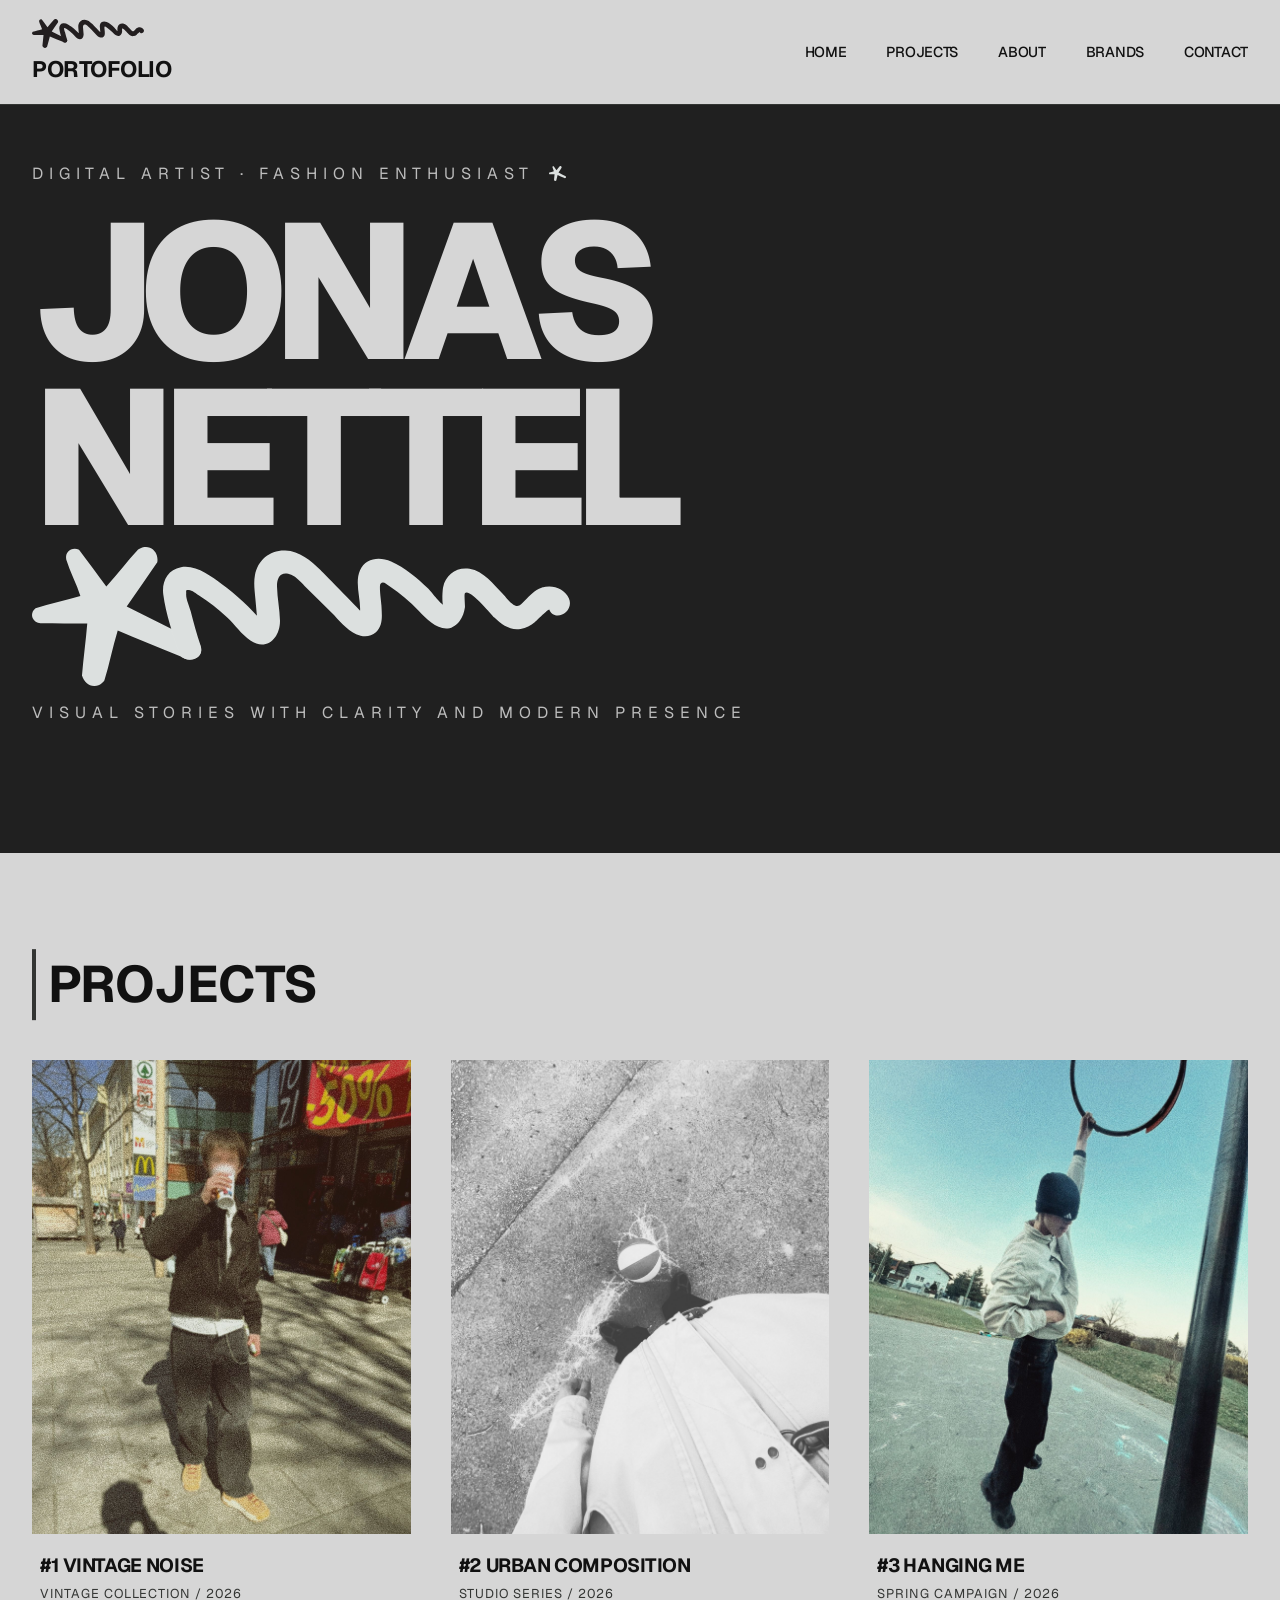
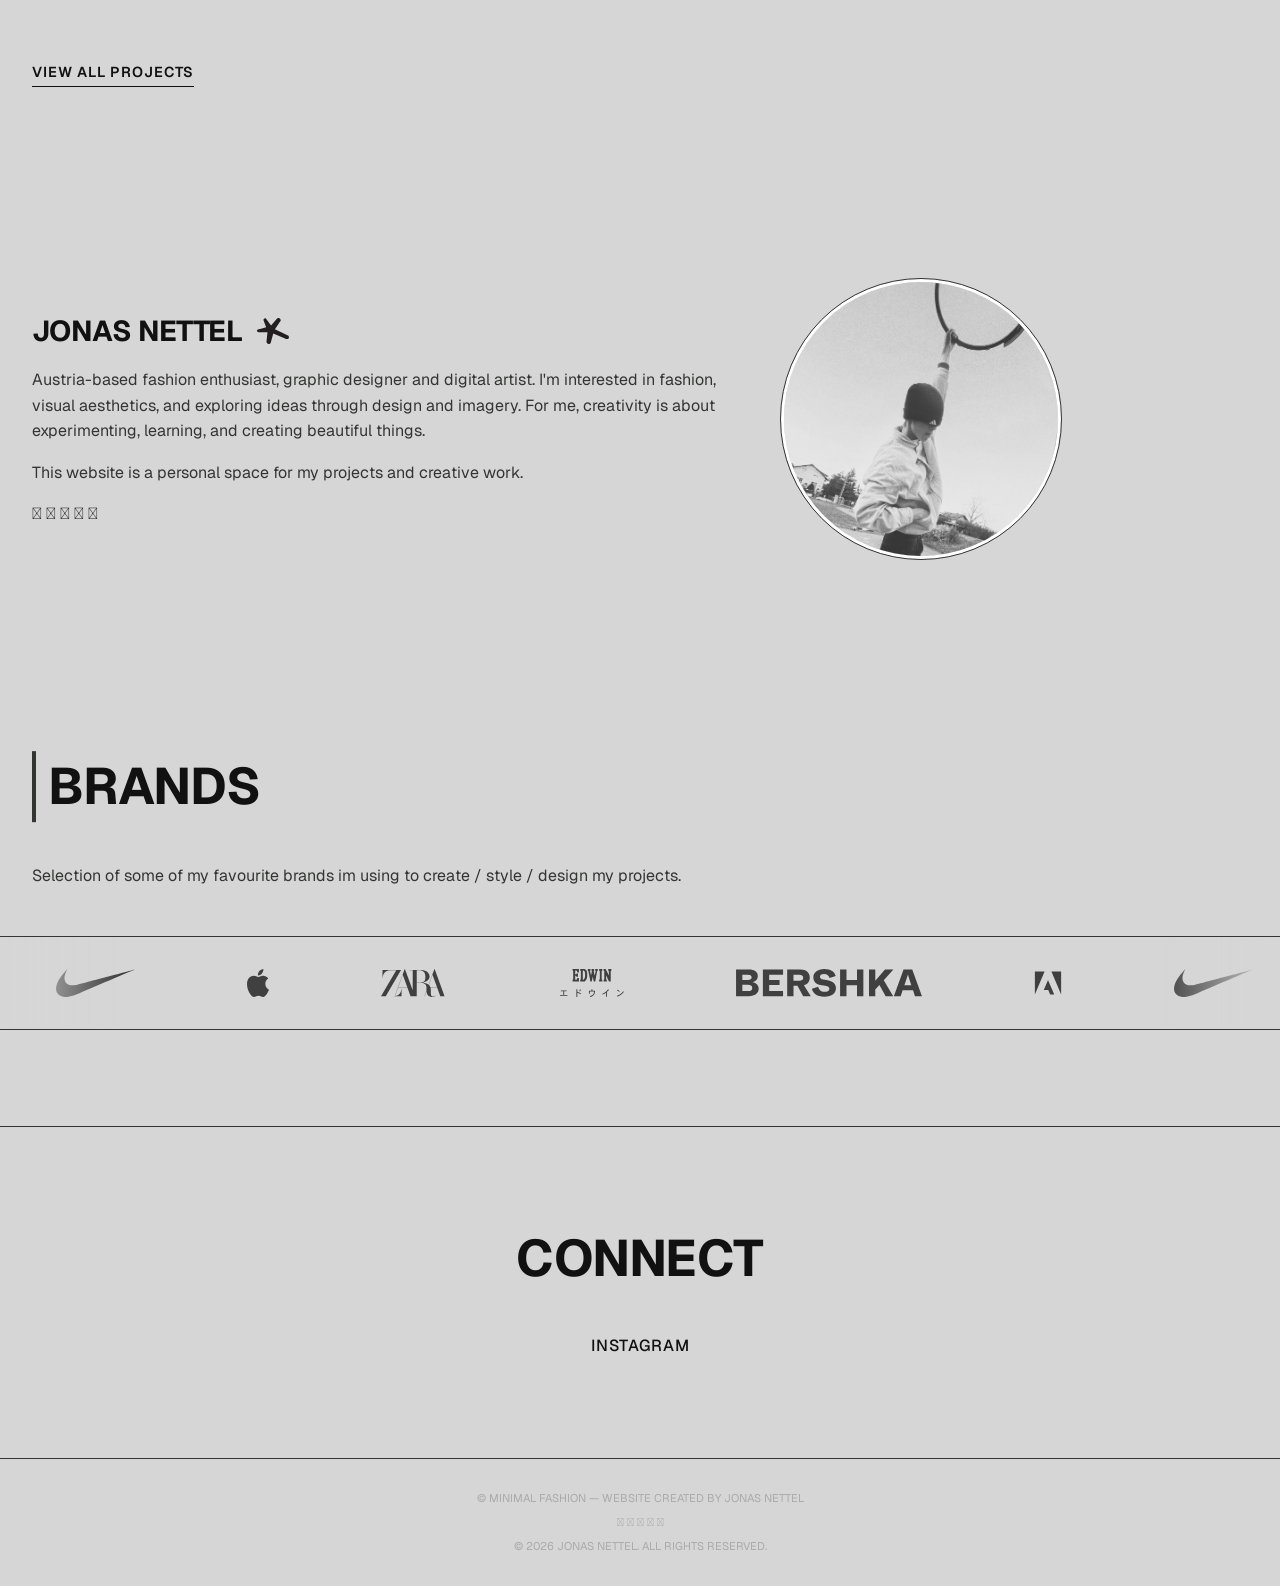
<file: index.html>
<!DOCTYPE html>
<html lang="en">
<head>
  <meta charset="UTF-8">
  <meta name="viewport" content="width=device-width, initial-scale=1.0, viewport-fit=cover">
  <title>MINIMAL FASHION | Jonas Nettel</title>
  <link href="https://fonts.googleapis.com/css2?family=Geist:wght@400;500;600;700;800;900&display=swap" rel="stylesheet">
  
  <link rel="stylesheet" href="./css/style.css">
</head>
<body data-project-limit="3">

<main>
  <!-- ========== HERO ========== -->
  <section id="home" class="hero">
    <div class="hero-content">
      <div class="hero-sub">DIGITAL ARTIST · FASHION ENTHUSIAST <img class="inline-logo" src="./assets/logos/jonasnettel_small.svg" alt="Jonas Nettel"></div>
      <h1 class="hero-title">JONAS<br>NETTEL</h1>
      <img class="hero-logo" src="./assets/logos/jonasnettel.svg" alt="Jonas Nettel">
      <p class="hero-sub">Visual Stories With Clarity And Modern Presence</p>
    </div>
  </section>

  <!-- ========== PROJECTS ========== -->
  <section id="projects">
    <div class="container">
      <h2 class="section-title scroll-reveal">Projects</h2>
      <div class="projects-grid" id="projectsGrid"></div>
      <a class="projects-overview-link" href="./projects.html">View All Projects</a>
    </div>
  </section>

  <!-- ========== ABOUT ========== -->
  <section id="about">
    <div class="container">
      <div class="about-grid">
        <div class="about-text" id="aboutText">
          <h3 class="about-name">JONAS NETTEL <img class="inline-logo" src="./assets/logos/jonasnettel_small.svg" alt="Jonas Nettel"></h3>
          <div class="bio">
            Austria-based fashion enthusiast, graphic designer and digital artist.
            I'm interested in fashion, visual aesthetics, and exploring ideas through design and imagery.
            For me, creativity is about experimenting, learning, and creating beautiful things.
          </div>
          <div class="bio">This website is a personal space for my projects and creative work.</div>
          <div class="bio">𓆝 𓆟 𓆞 𓆝 𓆟</div>
        </div>
        <div class="about-portrait" id="aboutPortrait">
          <img class="portrait-img" src="./images/profile.jpeg" alt="Jonas Nettel - Fashion Photographer">
        </div>
      </div>
    </div>
  </section>

  <!-- ========== BRANDS ========== -->
  <section id="brands">
    <div class="container">
      <h2 class="section-title">Brands</h2>
      <p class="brands-description">Selection of some of my favourite brands im using to create / style / design my projects.</p>
    </div>
    <div class="brands-wrapper">
      <div class="brands-track">
        <div class="brands-set">
          <div class="brand"><img src="./assets/logos/nike.svg" alt="Nike"></div>
          <div class="brand"><img src="./assets/logos/apple.svg" alt="Apple"></div>
          <div class="brand"><img src="./assets/logos/zara-logo.svg" alt="Zara"></div>
          <div class="brand"><img src="./assets/logos/edwin-logo-white.svg" alt="Edwin"></div>
          <div class="brand"><img src="./assets/logos/bershka-logo.svg" alt="Bershka"></div>
          <div class="brand"><img src="./assets/logos/adobe.svg" alt="Adobe"></div>
        </div>
        <div class="brands-set" aria-hidden="true">
          <div class="brand"><img src="./assets/logos/nike.svg" alt=""></div>
          <div class="brand"><img src="./assets/logos/apple.svg" alt=""></div>
          <div class="brand"><img src="./assets/logos/zara-logo.svg" alt=""></div>
          <div class="brand"><img src="./assets/logos/edwin-logo-white.svg" alt=""></div>
          <div class="brand"><img src="./assets/logos/bershka-logo.svg" alt=""></div>
          <div class="brand"><img src="./assets/logos/adobe.svg" alt=""></div>
        </div>
        <div class="brands-set" aria-hidden="true">
          <div class="brand"><img src="./assets/logos/nike.svg" alt=""></div>
          <div class="brand"><img src="./assets/logos/apple.svg" alt=""></div>
          <div class="brand"><img src="./assets/logos/zara-logo.svg" alt=""></div>
          <div class="brand"><img src="./assets/logos/edwin-logo-white.svg" alt=""></div>
          <div class="brand"><img src="./assets/logos/bershka-logo.svg" alt=""></div>
          <div class="brand"><img src="./assets/logos/adobe.svg" alt=""></div>
        </div>
      </div>
    </div>
  </section>

  <!-- ========== CONTACT ========== -->
  <section id="contact" class="contact-section">
    <div class="container" style="text-align: center;">
      <h2 class="section-title scroll-reveal" style="border-left: none; padding-left: 0;">Connect</h2>
      <div class="social-links scroll-reveal">
        <a href="https://www.instagram.com/jonasnettel/" target="_blank">INSTAGRAM</a>
      </div>
    </div>
  </section>
</main>

  <script src="./js/site.js"></script>
  <script src="./js/projects.js"></script>
  <script src="./js/script.js"></script>
</body>
</html>
</file>
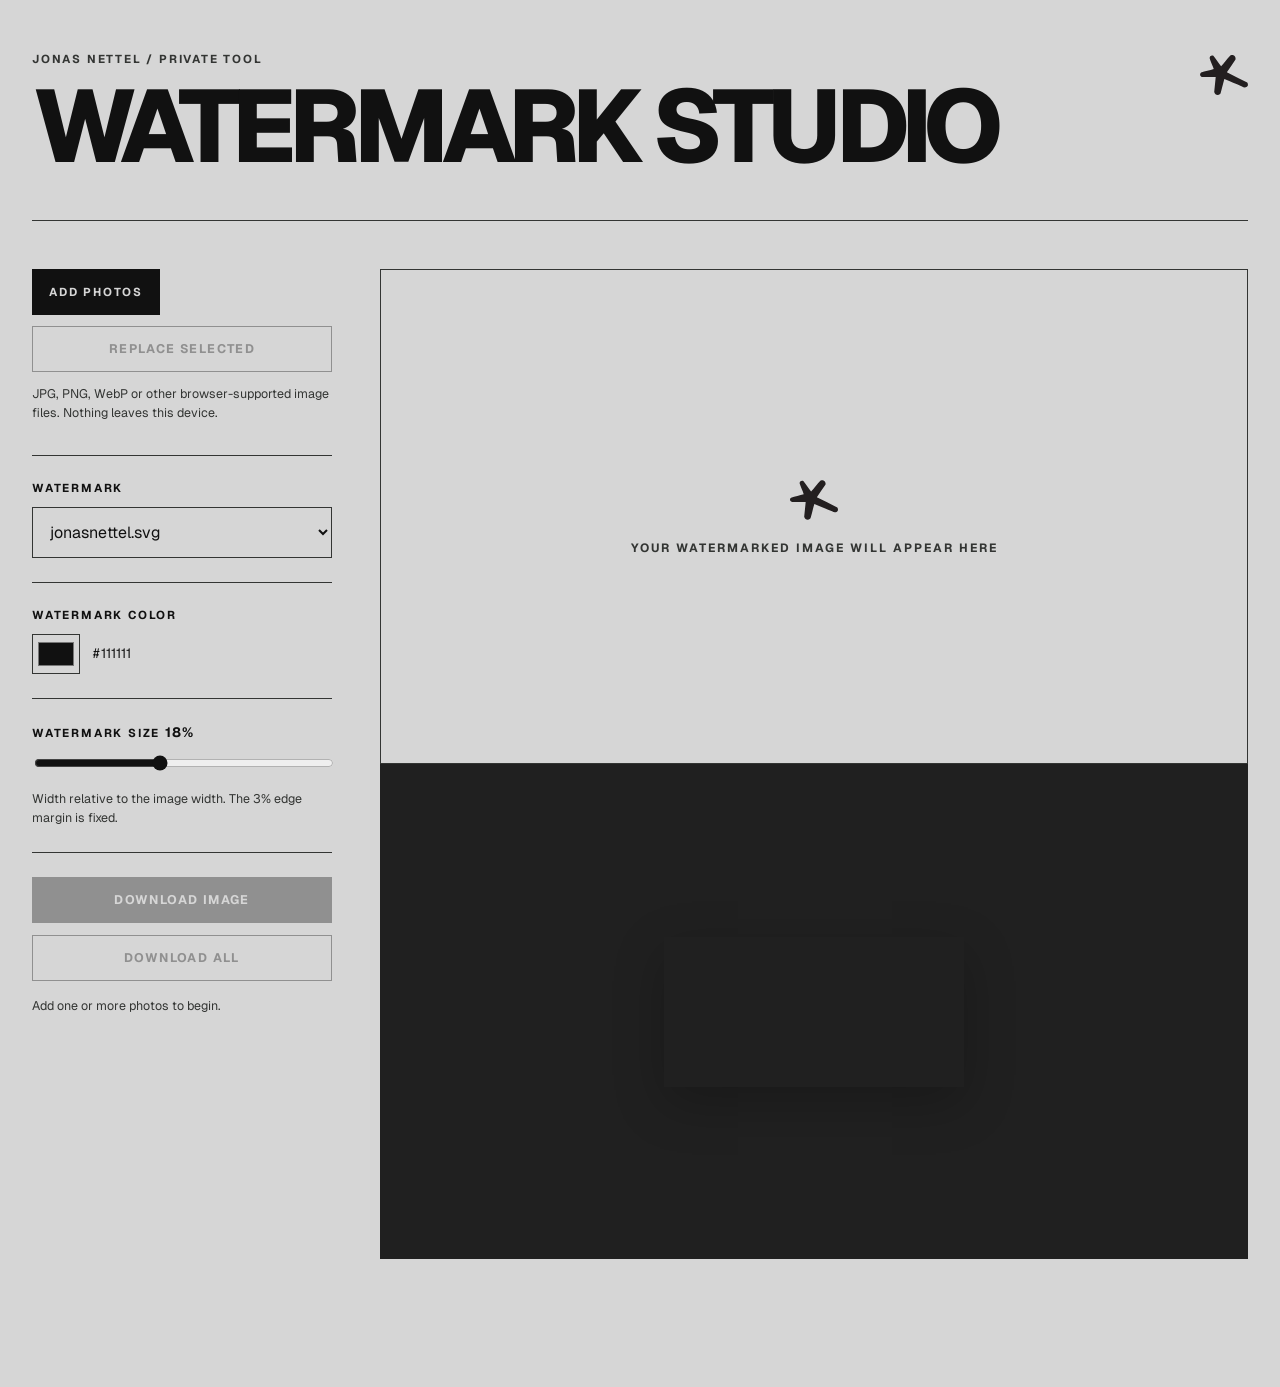
<file: tools/watermark.html>
<!DOCTYPE html>
<html lang="en">
<head>
  <meta charset="UTF-8">
  <meta name="viewport" content="width=device-width, initial-scale=1.0">
  <meta name="description" content="Private client-side watermark tool for Jonas Nettel photography.">
  <title>WATERMARK TOOL | Jonas Nettel</title>
  <link rel="preconnect" href="https://fonts.googleapis.com">
  <link rel="preconnect" href="https://fonts.gstatic.com" crossorigin>
  <link href="https://fonts.googleapis.com/css2?family=Geist:wght@400;500;600;700;800;900&display=swap" rel="stylesheet">
  <link rel="stylesheet" href="./watermark.css">
</head>
<body>
  <main class="watermark-tool">
    <header class="tool-header">
      <div>
        <p class="tool-kicker">JONAS NETTEL / PRIVATE TOOL</p>
        <h1>Watermark Studio</h1>
      </div>
      <img class="tool-mark" src="../assets/logos/jonasnettel_small.svg" alt="Jonas Nettel mark">
    </header>

    <section class="tool-layout" aria-label="Watermark editor">
      <aside class="control-panel">
        <div class="upload-block">
          <label class="upload-button" for="photoInput">Add photos</label>
          <input id="photoInput" type="file" accept="image/*" multiple>
          <button class="secondary-button replace-button" id="replacePhoto" type="button" disabled>Replace selected</button>
          <input id="replaceInput" type="file" accept="image/*">
          <p class="control-hint">JPG, PNG, WebP or other browser-supported image files. Nothing leaves this device.</p>
        </div>

        <div class="control-group">
          <label for="watermarkSelect">Watermark</label>
          <select id="watermarkSelect">
            <option value="large">jonasnettel.svg</option>
            <option value="small">jonasnettel_small.svg</option>
          </select>
        </div>

        <div class="control-group">
          <label for="colorInput">Watermark color</label>
          <div class="color-control">
            <input id="colorInput" type="color" value="#111111">
            <output id="colorValue" for="colorInput">#111111</output>
          </div>
        </div>

        <div class="control-group">
          <label for="sizeInput">Watermark size <output id="sizeValue" for="sizeInput">18%</output></label>
          <input id="sizeInput" type="range" min="6" max="35" value="18">
          <p class="control-hint">Width relative to the image width. The 3% edge margin is fixed.</p>
        </div>

        <div class="action-row">
          <button class="primary-button" id="downloadCurrent" type="button" disabled>Download image</button>
          <button class="secondary-button" id="downloadAll" type="button" disabled>Download all</button>
        </div>
        <p class="status-message" id="statusMessage" role="status" aria-live="polite">Add one or more photos to begin.</p>
      </aside>

      <section class="preview-panel" aria-label="Photo preview">
        <div class="preview-empty" id="previewEmpty">
          <img src="../assets/logos/jonasnettel_small.svg" alt="">
          <p>YOUR WATERMARKED IMAGE WILL APPEAR HERE</p>
        </div>
        <div class="preview-stage" id="previewStage" hidden>
          <canvas id="previewCanvas"></canvas>
          <div class="preview-label" id="previewLabel"></div>
        </div>
        <div class="photo-strip" id="photoStrip" aria-label="Uploaded photos"></div>
      </section>
    </section>
  </main>

  <script src="./watermark.js"></script>
</body>
</html>
</file>
<file: tools/watermark.css>
:root {
  --paper: #d6d6d6;
  --ink: #111111;
  --muted: #333533;
  --line: #333533;
  --panel: #e1e1e1;
  --hero: #202020;
}

* {
  box-sizing: border-box;
}

html {
  background: var(--paper);
}

body {
  min-width: 320px;
  margin: 0;
  background: var(--paper);
  color: var(--ink);
  font-family: 'Geist', sans-serif;
  line-height: 1.4;
}

button,
input,
select {
  font: inherit;
}

button,
label,
select,
input[type='range'],
input[type='color'] {
  cursor: pointer;
}

.watermark-tool {
  width: min(1440px, 100%);
  margin: 0 auto;
  padding: 2rem;
}

.tool-header {
  display: flex;
  align-items: flex-start;
  justify-content: space-between;
  gap: 2rem;
  padding: 1.2rem 0 3rem;
  border-bottom: 1px solid var(--line);
}

.tool-kicker,
.control-group > label,
.upload-button,
.preview-label {
  font-size: 0.72rem;
  font-weight: 700;
  letter-spacing: 1.8px;
  text-transform: uppercase;
}

.tool-kicker {
  margin: 0 0 0.8rem;
  color: var(--muted);
}

h1 {
  margin: 0;
  font-size: clamp(2.6rem, 8vw, 7rem);
  font-weight: 800;
  letter-spacing: -0.07em;
  line-height: 0.9;
  text-transform: uppercase;
}

.tool-mark {
  width: 3rem;
  height: 3rem;
  object-fit: contain;
}

.tool-layout {
  display: grid;
  grid-template-columns: minmax(230px, 300px) minmax(0, 1fr);
  gap: 3rem;
  padding: 3rem 0 5rem;
}

.control-panel {
  align-self: start;
  position: sticky;
  top: 2rem;
}

.upload-block {
  padding-bottom: 2rem;
  border-bottom: 1px solid var(--line);
}

.upload-button,
.primary-button,
.secondary-button {
  display: inline-block;
  border: 1px solid var(--ink);
  border-radius: 0;
  padding: 0.85rem 1rem;
  color: var(--paper);
  background: var(--ink);
  text-align: center;
  transition: background 0.2s ease, color 0.2s ease;
}

.replace-button {
  width: 100%;
  margin-top: 0.7rem;
}

.upload-button:hover,
.primary-button:hover:not(:disabled),
.secondary-button:hover:not(:disabled) {
  color: var(--ink);
  background: transparent;
}

input[type='file'] {
  position: absolute;
  width: 1px;
  height: 1px;
  overflow: hidden;
  clip: rect(0 0 0 0);
}

.control-hint {
  margin: 0.8rem 0 0;
  color: var(--muted);
  font-size: 0.78rem;
  line-height: 1.5;
}

.control-group {
  padding: 1.5rem 0;
  border-bottom: 1px solid var(--line);
}

.control-group > label {
  display: block;
  margin-bottom: 0.7rem;
}

select,
output {
  color: var(--ink);
}

select {
  width: 100%;
  border: 1px solid var(--line);
  border-radius: 0;
  padding: 0.8rem;
  background: transparent;
}

.color-control {
  display: flex;
  align-items: center;
  gap: 0.8rem;
}

input[type='color'] {
  width: 3rem;
  height: 2.5rem;
  padding: 0.2rem;
  border: 1px solid var(--line);
  border-radius: 0;
  background: transparent;
}

#colorValue,
#sizeValue {
  font-size: 0.85rem;
  letter-spacing: 1px;
  text-transform: uppercase;
}

input[type='range'] {
  width: 100%;
  accent-color: var(--ink);
}

.action-row {
  display: grid;
  gap: 0.7rem;
  padding-top: 1.5rem;
}

.primary-button,
.secondary-button {
  width: 100%;
  font-size: 0.78rem;
  font-weight: 700;
  letter-spacing: 1.4px;
  text-transform: uppercase;
}

.secondary-button {
  color: var(--ink);
  background: transparent;
}

button:disabled {
  cursor: not-allowed;
  opacity: 0.35;
}

.status-message {
  min-height: 2.5rem;
  margin: 1rem 0 0;
  color: var(--muted);
  font-size: 0.78rem;
}

.preview-panel {
  min-width: 0;
}

.preview-stage {
  position: relative;
  display: grid;
  min-height: 55vh;
  place-items: center;
  padding: 2rem;
  background: var(--hero);
}

#previewCanvas {
  display: block;
  max-width: 100%;
  max-height: 72vh;
  width: auto;
  height: auto;
  box-shadow: 0 1rem 3rem rgba(0, 0, 0, 0.22);
}

.preview-label {
  position: absolute;
  right: 1rem;
  bottom: 1rem;
  color: rgba(255, 255, 255, 0.7);
}

.preview-empty {
  display: grid;
  min-height: 55vh;
  place-items: center;
  align-content: center;
  gap: 1rem;
  padding: 2rem;
  border: 1px solid var(--line);
  text-align: center;
}

.preview-empty img {
  width: 3rem;
  height: 3rem;
}

.preview-empty p {
  margin: 0;
  color: var(--muted);
  font-size: 0.75rem;
  font-weight: 700;
  letter-spacing: 2px;
}

.photo-strip {
  display: flex;
  gap: 0.75rem;
  overflow-x: auto;
  padding-top: 1rem;
}

.photo-thumb {
  position: relative;
  flex: 0 0 84px;
  height: 84px;
  padding: 0;
  border: 1px solid transparent;
  border-radius: 0;
  overflow: hidden;
  background: var(--hero);
}

.photo-thumb.active {
  border-color: var(--ink);
}

.photo-thumb img {
  width: 100%;
  height: 100%;
  object-fit: cover;
}

@media (max-width: 760px) {
  .watermark-tool {
    padding: 1.25rem;
  }

  .tool-header {
    padding-bottom: 2rem;
  }

  .tool-layout {
    display: block;
    padding-top: 2rem;
  }

  .control-panel {
    position: static;
    margin-bottom: 2rem;
  }

  .preview-stage,
  .preview-empty {
    min-height: 45vh;
  }

  #previewCanvas {
    max-height: 60vh;
  }
}

@media (prefers-reduced-motion: reduce) {
  *,
  *::before,
  *::after {
    scroll-behavior: auto !important;
    transition-duration: 0.01ms !important;
  }
}
</file>
<file: css/style.css>
﻿    :root {
      --bg-color: #D6D6D6;
      --text-primary: #111111;
      --text-secondary: #333533;
      --accent: #333533;
      --border-light: #333533;
      --lightbox-bg: rgba(0, 0, 0, 0.92);
      --hero-bg-color: #202020;
      --hover-scale: 1.02;
      --transition-smooth: all 0.4s cubic-bezier(0.2, 0.9, 0.4, 1.1);
    }

    /* ========== RESET ========== */
    * {
      margin: 0;
      padding: 0;
      box-sizing: border-box;
    }

    @media (max-width: 768px) {
      * { cursor: auto; }
    }

    /* ========== BASE ========== */
    body {
      font-family: 'Geist', sans-serif;
      background-color: var(--bg-color);
      color: var(--text-primary);
      line-height: 1.4;
      overflow-x: hidden;
      scroll-behavior: smooth;
    }

    img { display: block; }

    h1, h2, h3,
    .nav-links a,
    .hero-title,
    .section-title,
    .project-title,
    .about-name {
      font-weight: 700;
      letter-spacing: -0.02em;
      text-transform: uppercase;
    }

    .container {
      max-width: 1400px;
      margin: 0 auto;
      padding: 0 2rem;
    }

    section {
      padding: 6rem 0;
    }

    /* ========== SCROLL REVEAL ========== */
    .scroll-reveal {
      opacity: 0;
      transform: translateY(35px);
      transition: opacity 0.8s cubic-bezier(0.2, 0.9, 0.4, 1), transform 0.7s ease;
    }
    .scroll-reveal.revealed {
      opacity: 1;
      transform: translateY(0);
    }

    /* ========== ANIMATIONS ========== */
    @keyframes fadeInUp {
      from { opacity: 0; transform: translateY(30px); }
      to   { opacity: 1; transform: translateY(0); }
    }

    @keyframes fadeUp {
      to { opacity: 1; transform: translateY(0); }
    }

    @keyframes scrollBrands {
      from { transform: translateX(0); }
      to   { transform: translateX(-33.333333%); }
    }

    /* ========== TEXT EFFECTS ========== */

    /* Hero title: per-character reveal */
    @keyframes charReveal {
      from { opacity: 0; transform: translateY(0.25em); }
      to   { opacity: 1; transform: translateY(0); }
    }

    .hero-title .char {
      display: inline-block;
      opacity: 0;
      animation: charReveal 0.6s cubic-bezier(0.2, 0.9, 0.3, 1) forwards;
    }

    /* Hero subtitle: letter-spacing breathe-in */
    @keyframes spacingReveal {
      from { opacity: 0; letter-spacing: 2px; }
      to   { opacity: 1; letter-spacing: 6px; }
    }

    .hero-sub {
      animation: spacingReveal 1s cubic-bezier(0.2, 0.9, 0.4, 1) both;
    }

    .hero-sub:first-child { animation-delay: 0.3s; }
    .hero-sub:last-child  { animation-delay: 1.4s; }

    /* Section title accent bar: width draw on reveal */
    .section-title {
      border-left: none !important; /* replaced by pseudo-element */
      padding-left: 1rem;
      position: relative;
    }

    .section-title::before {
      content: "";
      position: absolute;
      left: 0;
      top: 50%;
      transform: translateY(-50%);
      width: 4px;
      height: 0%;
      background: var(--accent);
      transition: height 0.5s cubic-bezier(0.2, 0.9, 0.4, 1);
    }

    .section-title.revealed::before,
    .section-title.bar-ready::before {
      height: 100%;
    }

    /* Contact section title â€” no left bar */
    .contact-section .section-title::before { display: none; }
    .contact-section .section-title { padding-left: 0; }

    /* Nav links: clip-path underline wipe */
    .nav-links a {
      position: relative;
      transition: opacity 0.3s;
    }

    .nav-links a::after {
      content: "";
      position: absolute;
      bottom: -2px;
      left: 0;
      width: 100%;
      height: 1px;
      background: var(--text-primary);
      transform: scaleX(0);
      transform-origin: right;
      transition: transform 0.35s cubic-bezier(0.2, 0.9, 0.4, 1);
    }

    .nav-links a:hover { opacity: 1; } /* override old opacity-only hover */

    .nav-links a:hover::after {
      transform: scaleX(1);
      transform-origin: left;
    }

    /* Logo: letter-spacing expand on hover */
    .logo {
      transition: letter-spacing 0.4s cubic-bezier(0.2, 0.9, 0.4, 1);
    }

    .logo:hover { letter-spacing: 3px; }

    /* Project title: hairline underline draw on card hover */
    .project-title {
      position: relative;
      display: inline-block;
    }

    .project-title::after {
      content: "";
      position: absolute;
      bottom: -2px;
      left: 0;
      width: 100%;
      height: 1px;
      background: var(--text-primary);
      transform: scaleX(0);
      transform-origin: left;
      transition: transform 0.4s cubic-bezier(0.2, 0.9, 0.4, 1);
    }

    .project-card:hover .project-title::after {
      transform: scaleX(1);
    }

    /* About name: one-time shimmer on entry */
    @keyframes shimmer {
      0%   { background-position: -200% center; }
      100% { background-position: 200% center; }
    }

    .about-name {
      background: linear-gradient(
        90deg,
        var(--text-primary) 40%,
        rgba(90, 90, 80, 0.5) 50%,
        var(--text-primary) 60%
      );
      background-size: 200% auto;
      -webkit-background-clip: text;
      background-clip: text;
      -webkit-text-fill-color: transparent;
    }

    .about-name.shimmer-run {
      animation: shimmer 1.4s cubic-bezier(0.4, 0, 0.2, 1) forwards;
    }

    /* Social link: sliding background fill on hover */
    .social-links a {
      position: relative;
      overflow: hidden;
      border-bottom: 1px solid transparent;
      transition: border-bottom-color 0.3s, color 0.3s;
    }

    .social-links a::before {
      content: "";
      position: absolute;
      inset: 0;
      background: var(--text-primary);
      transform: scaleY(0);
      transform-origin: bottom;
      transition: transform 0.35s cubic-bezier(0.2, 0.9, 0.4, 1);
      z-index: -1;
    }

    .social-links a:hover::before  { transform: scaleY(1); }
    .social-links a:hover {
      color: var(--bg-color);
      border-bottom-color: transparent;
      opacity: 1;
      padding: 2px 6px;
    }

    /* ========== HEADER ========== */
    .site-header {
      position: fixed;
      top: 0;
      left: 0;
      width: 100%;
      z-index: 1000;
      background: var(--bg-color);
      backdrop-filter: blur(10px);
      border-bottom: 1px solid var(--border-light);
    }

    .header-inner {
      display: flex;
      justify-content: space-between;
      align-items: center;
      padding: 1.2rem 2rem;
      max-width: 1440px;
      margin: 0 auto;
    }

    .logo {
      display: flex;
      flex-direction: column;
      align-items: flex-start;
      font-size: 1.4rem;
      font-weight: 700;
      text-transform: uppercase;
      letter-spacing: -0.5px;
      text-decoration: none;
      color: var(--text-primary);
    }

    .logo img {
      width: 112px;
      height: auto;
      margin-bottom: 0.35rem;
    }

    /* Desktop nav */
    .nav-links {
      display: flex;
      gap: 2.5rem;
      list-style: none;
    }

    .nav-links a {
      text-decoration: none;
      font-size: 0.9rem;
      font-weight: 500;
      text-transform: uppercase;
      color: var(--text-primary);
      transition: opacity 0.2s;
    }

    .nav-links a:hover { opacity: 0.6; }

    /* Hamburger (mobile only) */
    .hamburger {
      display: none;
      flex-direction: column;
      cursor: pointer;
      gap: 6px;
      z-index: 1001;
    }

    .hamburger span {
      width: 26px;
      height: 2px;
      background: var(--text-primary);
      transition: 0.3s;
    }

    /* ========== MOBILE MENU ========== */
    .mobile-menu {
      position: fixed;
      top: 0;
      right: -100%;
      width: 75%;
      max-width: 320px;
      height: 100vh;
      background: var(--bg-color);
      box-shadow: -5px 0 20px rgba(0,0,0,0.05);
      z-index: 999;
      padding: 6rem 2rem 2rem;
      transition: right 0.4s ease;
      display: flex;
      flex-direction: column;
      gap: 2rem;
    }

    .mobile-menu.active { right: 0; }

    .mobile-menu a {
      font-size: 1.4rem;
      font-weight: 600;
      text-transform: uppercase;
      text-decoration: none;
      color: var(--text-primary);
      padding: 0.5rem 0;
      border-bottom: 1px solid var(--border-light);
    }

    .menu-overlay {
      position: fixed;
      inset: 0;
      background: rgba(0,0,0,0.3);
      backdrop-filter: blur(3px);
      z-index: 998;
      opacity: 0;
      visibility: hidden;
      transition: 0.2s;
    }

    .menu-overlay.active {
      opacity: 1;
      visibility: visible;
    }

    @media (min-width: 769px) {
      .mobile-menu, .menu-overlay { display: none; }
    }

    /* ========== HERO ========== */
    .hero {
      position: relative;
      min-height: 90vh;
      display: flex;
      align-items: center;
      justify-content: flex-start;
      text-align: left;
      margin-top: 35px;
      background: var(--hero-bg-color);
    }

    .hero-content {
      position: relative;
      z-index: 2;
      max-width: 1000px;
      padding: 2rem;
      /* animation handled per-element: chars + hero-sub */
    }

    .hero-title {
      font-size: clamp(3.5rem, 15vw, 15rem);
      font-weight: 800;
      line-height: 0.86;
      letter-spacing: -0.085em;
      color: #D6D6D6;
    }

    .hero-logo {
      display: block;
      width: clamp(260px, 42vw, 620px);
      height: auto;
      margin-top: 0.45rem;
      filter: invert(1);
    }

    .hero-content > .hero-sub:first-child {
      margin-top: 0;
    }

    .hero-logo + .hero-sub {
      margin-top: 1rem;
      margin-bottom: 0;
    }

    .hero .inline-logo {
      filter: invert(1);
    }

    .inline-logo {
      display: inline-block;
      width: 1.1em;
      height: 1.1em;
      object-fit: contain;
      vertical-align: -0.2em;
      margin-left: 0.3em;
    }

    .hero-sub {
      font-size: 1rem;
      letter-spacing: 6px;
      text-transform: uppercase;
      margin-top: 5rem;
      margin-bottom: 1.5rem;
      color: rgba(255,255,255,0.7);
      font-weight: 400;
      /* spacingReveal animation defined in TEXT EFFECTS block */
    }

    /* ========== SECTION TITLE ========== */
    .section-title {
      font-size: clamp(2rem, 6vw, 3.2rem);
      font-weight: 700;
      margin-bottom: 2.5rem;
      letter-spacing: -0.01em;
      border-left: 4px solid var(--accent);
      padding-left: 1rem;
    }

    /* ========== PROJECTS GRID ========== */
    .projects-grid {
      display: grid;
      grid-template-columns: repeat(auto-fill, minmax(320px, 1fr));
      gap: 2.5rem;
      margin-top: 1rem;
    }

    .project-card {
      background: var(--bg-color);
      cursor: pointer;
      transition: var(--transition-smooth);
      opacity: 0;
      transform: translateY(20px);
      animation: fadeUp 0.7s forwards;
      animation-delay: calc(var(--order, 0) * 0.1s);
    }

    .project-card-link {
      display: block;
      color: inherit;
      text-decoration: none;
    }

    .project-card-link:focus-visible,
    .project-detail-image-button:focus-visible,
    .hamburger:focus-visible,
    .mobile-nav-link:focus-visible,
    .nav-links a:focus-visible,
    .detail-back-link:focus-visible {
      outline: 2px solid var(--text-primary);
      outline-offset: 4px;
    }

    .project-card:hover {
      transform: translateY(-8px) scale(var(--hover-scale));
    }

    .project-img-wrapper {
      overflow: hidden;
      background: #f5f5f5;
      aspect-ratio: 4 / 5;
    }

    .project-img {
      width: 100%;
      height: 100%;
      object-fit: cover;
      transition: transform 0.6s ease;
    }

    .project-card:hover .project-img {
      transform: scale(1.03);
    }

    .project-info {
      padding: 1.2rem 0.5rem;
    }

    .project-title {
      font-size: 1.2rem;
      font-weight: 700;
      margin-bottom: 0.3rem;
      letter-spacing: -0.3px;
    }

    .project-caption {
      font-size: 0.8rem;
      text-transform: uppercase;
      color: var(--text-secondary);
      letter-spacing: 1px;
    }

    .projects-overview-link {
      display: inline-block;
      margin-top: 2.5rem;
      color: var(--text-primary);
      font-size: 0.9rem;
      font-weight: 600;
      letter-spacing: 1px;
      text-transform: uppercase;
      text-decoration: none;
      border-bottom: 1px solid var(--text-primary);
      padding-bottom: 0.25rem;
    }

    .projects-overview {
      padding-top: 11rem;
    }

    .overview-kicker {
      margin-bottom: 1rem;
      color: var(--text-secondary);
      font-size: 0.8rem;
      letter-spacing: 3px;
      text-transform: uppercase;
    }

    .overview-title {
      margin-bottom: 3rem;
      font-size: clamp(3rem, 10vw, 8rem);
      line-height: 0.9;
      font-weight: 800;
      letter-spacing: -0.07em;
      text-transform: uppercase;
    }

    .project-detail-page {
      padding-top: 7rem;
    }

    .project-detail {
      max-width: 1400px;
      margin: 0 auto;
      padding: 4rem 2rem 6rem;
    }

    .detail-back-link {
      display: inline-block;
      margin-bottom: 4rem;
      color: var(--text-primary);
      font-size: 0.85rem;
      font-weight: 600;
      letter-spacing: 1px;
      text-decoration: none;
      text-transform: uppercase;
    }

    .project-detail-header {
      max-width: 850px;
      margin-bottom: 3rem;
    }

    .project-detail-caption {
      color: var(--text-secondary);
      font-size: 1rem;
      letter-spacing: 1px;
      text-transform: uppercase;
    }

    .project-detail-intro {
      display: flex;
      align-items: flex-start;
      gap: 1rem;
      max-width: 720px;
      margin-bottom: 2.5rem;
    }

    .project-detail-small-logo {
      width: 2rem;
      height: 2rem;
      flex: 0 0 auto;
      object-fit: contain;
    }

    .project-detail-description {
      max-width: 620px;
      color: var(--text-secondary);
      font-size: 1.1rem;
      line-height: 1.6;
    }

    .project-detail-meta {
      display: grid;
      grid-template-columns: repeat(2, minmax(0, 1fr));
      gap: 1.5rem 3rem;
      max-width: 850px;
      margin: 0 0 4rem;
      border-top: 1px solid var(--border-light);
      border-bottom: 1px solid var(--border-light);
      padding: 1.5rem 0;
    }

    .project-detail-meta dt {
      margin-bottom: 0.35rem;
      color: var(--text-secondary);
      font-size: 0.7rem;
      font-weight: 600;
      letter-spacing: 1.5px;
      text-transform: uppercase;
    }

    .project-detail-meta dd {
      margin: 0;
      font-size: 0.95rem;
      line-height: 1.5;
    }

    .project-socials {
      display: grid;
      gap: 0.35rem;
    }

    .project-tools {
      display: flex;
      flex-wrap: wrap;
      gap: 0.65rem 1rem;
    }

    .project-tool {
      display: inline-flex;
      align-items: center;
      gap: 0.45rem;
    }

    .project-tool img {
      width: 1rem;
      height: 1rem;
      flex: 0 0 1rem;
      object-fit: contain;
    }

    .project-tools-empty {
      color: var(--text-secondary);
      font-size: 0.8rem;
    }

    .project-socials a {
      width: fit-content;
    }

    .project-socials span {
      display: none;
      color: var(--text-secondary);
      font-size: 0.78rem;
      text-transform: uppercase;
      letter-spacing: 0.5px;
    }

    .project-socials a:hover + span,
    .project-socials a:focus-visible + span {
      display: block;
    }

    .project-detail-meta a {
      color: inherit;
      text-decoration: underline;
      text-underline-offset: 0.2em;
    }

    .project-detail-gallery {
      display: grid;
      grid-template-columns: repeat(2, minmax(0, 1fr));
      gap: 2rem;
    }

    .project-detail-image-button {
      display: block;
      width: 100%;
      padding: 0;
      border: 0;
      background: #f5f5f5;
      cursor: pointer;
    }

    .project-detail-image {
      width: 100%;
      height: auto;
      object-fit: cover;
      transition: transform 0.6s ease;
    }

    .project-detail-image-button:hover .project-detail-image {
      transform: scale(1.015);
    }

    .project-search-label {
      display: block;
      margin-bottom: 0.65rem;
      color: var(--text-secondary);
      font-size: 0.75rem;
      font-weight: 600;
      letter-spacing: 2px;
      text-transform: uppercase;
    }

    .project-search {
      display: block;
      width: min(100%, 520px);
      margin-bottom: 3rem;
      padding: 0.85rem 0;
      border: 0;
      border-bottom: 1px solid var(--border-light);
      border-radius: 0;
      outline: none;
      background: transparent;
      color: var(--text-primary);
      font: inherit;
      font-size: 1rem;
    }

    .project-search::placeholder {
      color: #777;
      opacity: 1;
    }

    .project-search:focus {
      border-bottom-color: var(--text-primary);
    }

    .project-search-empty {
      grid-column: 1 / -1;
      padding: 3rem 0;
      color: var(--text-secondary);
      text-transform: uppercase;
      letter-spacing: 1px;
    }

    /* ========== LIGHTBOX ========== */
    .lightbox {
      position: fixed;
      inset: 0;
      background: var(--lightbox-bg);
      z-index: 2000;
      display: flex;
      align-items: center;
      justify-content: center;
      opacity: 0;
      visibility: hidden;
      transition: opacity 0.3s ease, visibility 0.3s;
      backdrop-filter: blur(8px);
    }

    .lightbox.active {
      opacity: 1;
      visibility: visible;
    }

    .lightbox-content {
      max-width: 90vw;
      max-height: 85vh;
      position: relative;
    }

    .lightbox-nav {
      position: fixed;
      top: 50%;
      transform: translateY(-50%);
      background: none;
      border: none;
      color: white;
      font-size: 2.5rem;
      line-height: 1;
      padding: 1rem;
      cursor: pointer;
      opacity: 0.75;
      transition: opacity 0.2s ease;
    }

    .lightbox-nav:hover,
    .lightbox-nav:focus-visible {
      opacity: 1;
    }

    .lightbox-nav[hidden] {
      display: none;
    }

    .lightbox-prev {
      left: 1rem;
    }

    .lightbox-next {
      right: 1rem;
    }

    .lightbox-img {
      max-width: 100%;
      max-height: 85vh;
      object-fit: contain;
      touch-action: pan-y;
      box-shadow: 0 20px 40px rgba(0,0,0,0.3);
      border-radius: 2px;
    }

    .lightbox-close {
      position: absolute;
      top: -40px;
      right: 0;
      background: none;
      border: none;
      color: white;
      font-size: 2.5rem;
      cursor: pointer;
      font-weight: 300;
      transition: opacity 0.2s;
    }

    .lightbox-caption {
      position: absolute;
      bottom: -40px;
      left: 0;
      color: white;
      font-size: 0.85rem;
      text-transform: uppercase;
      letter-spacing: 1px;
    }

    /* ========== ABOUT ========== */
    .about-grid {
      display: flex;
      flex-wrap: wrap;
      gap: 3rem;
      align-items: center;
      justify-content: space-between;
    }

    .about-text {
      flex: 1.5;
      opacity: 0;
      transform: translateY(30px);
      transition: opacity 0.7s ease, transform 0.7s ease;
    }

    .about-text.visible {
      opacity: 1;
      transform: translateY(0);
    }

    .about-portrait {
      flex: 1;
      text-align: center;
      opacity: 0;
      transform: translateY(30px);
      transition: opacity 0.7s ease 0.2s, transform 0.7s ease 0.2s;
    }

    .about-portrait.visible {
      opacity: 1;
      transform: translateY(0);
    }

    .about-name {
      font-size: 1.8rem;
      font-weight: 700;
      margin-bottom: 1rem;
    }

    .bio {
      font-size: 1rem;
      line-height: 1.6;
      color: var(--text-secondary);
      margin-top: 1rem;
    }

    .portrait-img {
      width: 100%;
      max-width: 280px;
      height: auto;
      aspect-ratio: 1 / 1;
      object-fit: cover;
      border-radius: 50%;
      transition: transform 0.4s ease, box-shadow 0.4s ease;
      border: 3px solid white;
      outline: 1px solid var(--border-light);
    }

    .portrait-img:hover {
      transform: scale(1.02);
      box-shadow: 0 25px 40px -15px rgba(0,0,0,0.2);
    }

    /* ========== BRANDS MARQUEE ========== */
    .brands-wrapper {
      overflow: hidden;
      width: 100%;
      border-top: 1px solid var(--border-light);
      border-bottom: 1px solid var(--border-light);
      padding: 2rem 0;
      position: relative;
    }

    /* Fade edges */
    .brands-wrapper::before,
    .brands-wrapper::after {
      content: "";
      position: absolute;
      top: 0;
      width: 120px;
      height: 100%;
      z-index: 2;
      pointer-events: none;
    }

    .brands-wrapper::before {
      left: 0;
      background: linear-gradient(to right, var(--bg-color), transparent);
    }

    .brands-wrapper::after {
      right: 0;
      background: linear-gradient(to left, var(--bg-color), transparent);
    }

    .brands-wrapper:hover .brands-track {
      animation-play-state: paused;
    }

    .brands-track {
      display: flex;
      align-items: center;
      width: max-content;
      animation: scrollBrands 30s linear infinite;
      animation-play-state: paused;
    }

    .brands-track.ready {
      animation-play-state: running;
    }

    .brands-set {
      display: flex;
      align-items: center;
      flex: 0 0 auto;
    }

    .brand {
      flex: 0 0 auto;
      margin: 0 3.5rem;
      display: flex;
      align-items: center;
      justify-content: center;
    }

    .brand img {
      height: 28px;
      width: auto;
      display: block;
      object-fit: contain;
      opacity: 0.7;
      filter: grayscale(100%);
      transition: all 0.3s ease;
    }

    .brand img:hover {
      opacity: 1;
      filter: grayscale(0%);
      transform: scale(1.05);
    }

    .brands-description {
      font-size: 1rem;
      margin-bottom: 3rem;
      margin-top: 1rem;
      line-height: 1.6;
      color: var(--text-secondary);
    }

    /* ========== CONTACT ========== */
    .contact-section {
      text-align: center;
      border-top: 1px solid var(--border-light);
    }

    .social-links {
      display: flex;
      justify-content: center;
      gap: 2.5rem;
      margin-top: 2rem;
      flex-wrap: wrap;
    }

    .social-links a {
      text-decoration: none;
      font-size: 1rem;
      font-weight: 500;
      text-transform: uppercase;
      color: var(--text-primary);
      letter-spacing: 1px;
      transition: all 0.2s;
      border-bottom: 1px solid transparent;
      padding-bottom: 4px;
    }

    .social-links a:hover {
      border-bottom-color: var(--accent);
      opacity: 0.7;
    }

    /* ========== FOOTER ========== */
    .footer {
      display: flex;
      flex-direction: column;
      align-items: center;
      gap: 0.5rem;
      text-align: center;
      padding: 2rem;
      font-size: 0.7rem;
      text-transform: uppercase;
      color: #aaa;
      border-top: 1px solid var(--border-light);
    }

    /* ========== RESPONSIVE ========== */
    @media (max-width: 768px) {
      .container { padding: 0 1.5rem; }
      section { padding: 4rem 0; }

      .nav-links { display: none; }
      .hamburger { display: flex; }

      .projects-grid {
        grid-template-columns: 1fr;
        gap: 2rem;
      }

      .project-detail-page {
        padding-top: 5rem;
      }

      .project-detail {
        padding: 3rem 1.5rem 4rem;
      }

      .detail-back-link {
        margin-bottom: 3rem;
      }

      .project-detail-gallery {
        grid-template-columns: 1fr;
        gap: 1.5rem;
      }

      .project-detail-intro {
        gap: 0.75rem;
      }

      .project-detail-description {
        font-size: 1rem;
      }

      .project-detail-meta {
        grid-template-columns: 1fr;
        gap: 1.25rem;
        margin-bottom: 3rem;
      }


      .about-grid {
        flex-direction: column-reverse;
        text-align: center;
      }

      .section-title {
        border-left: none;
        padding-left: 0;
        text-align: center;
      }

      .hero {
        justify-content: center;
        text-align: center;
      }

      .hero-title {
        font-size: 3.5rem;
        line-height: 0.9;
      }

      .hero-logo {
        width: min(84vw, 430px);
        margin: 0.6rem auto 0;
      }

      .hero-content {
        text-align: center;
        padding: 2rem 1.5rem;
      }

      .hero-description {
        margin-left: auto;
        margin-right: auto;
      }

      .social-links { gap: 1.5rem; }
      .portrait-img { max-width: 220px; }
    }
</file>
